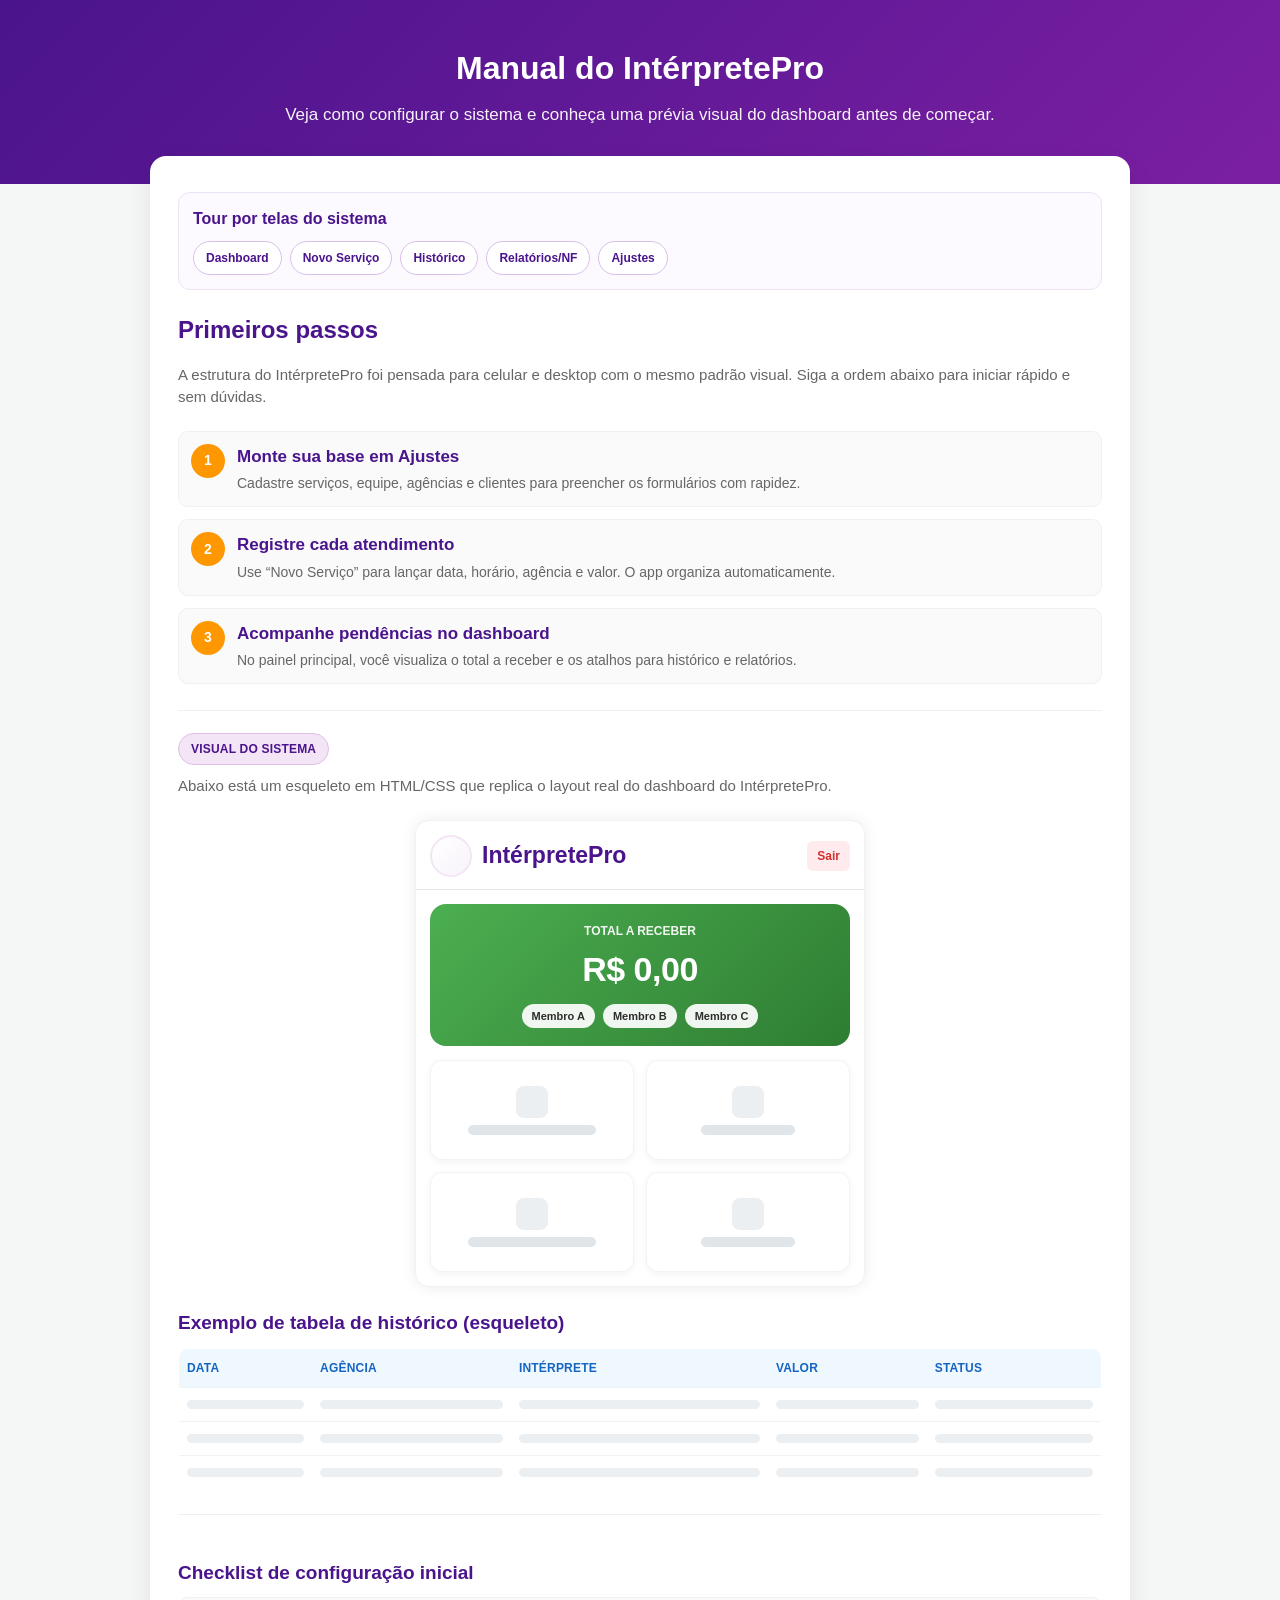
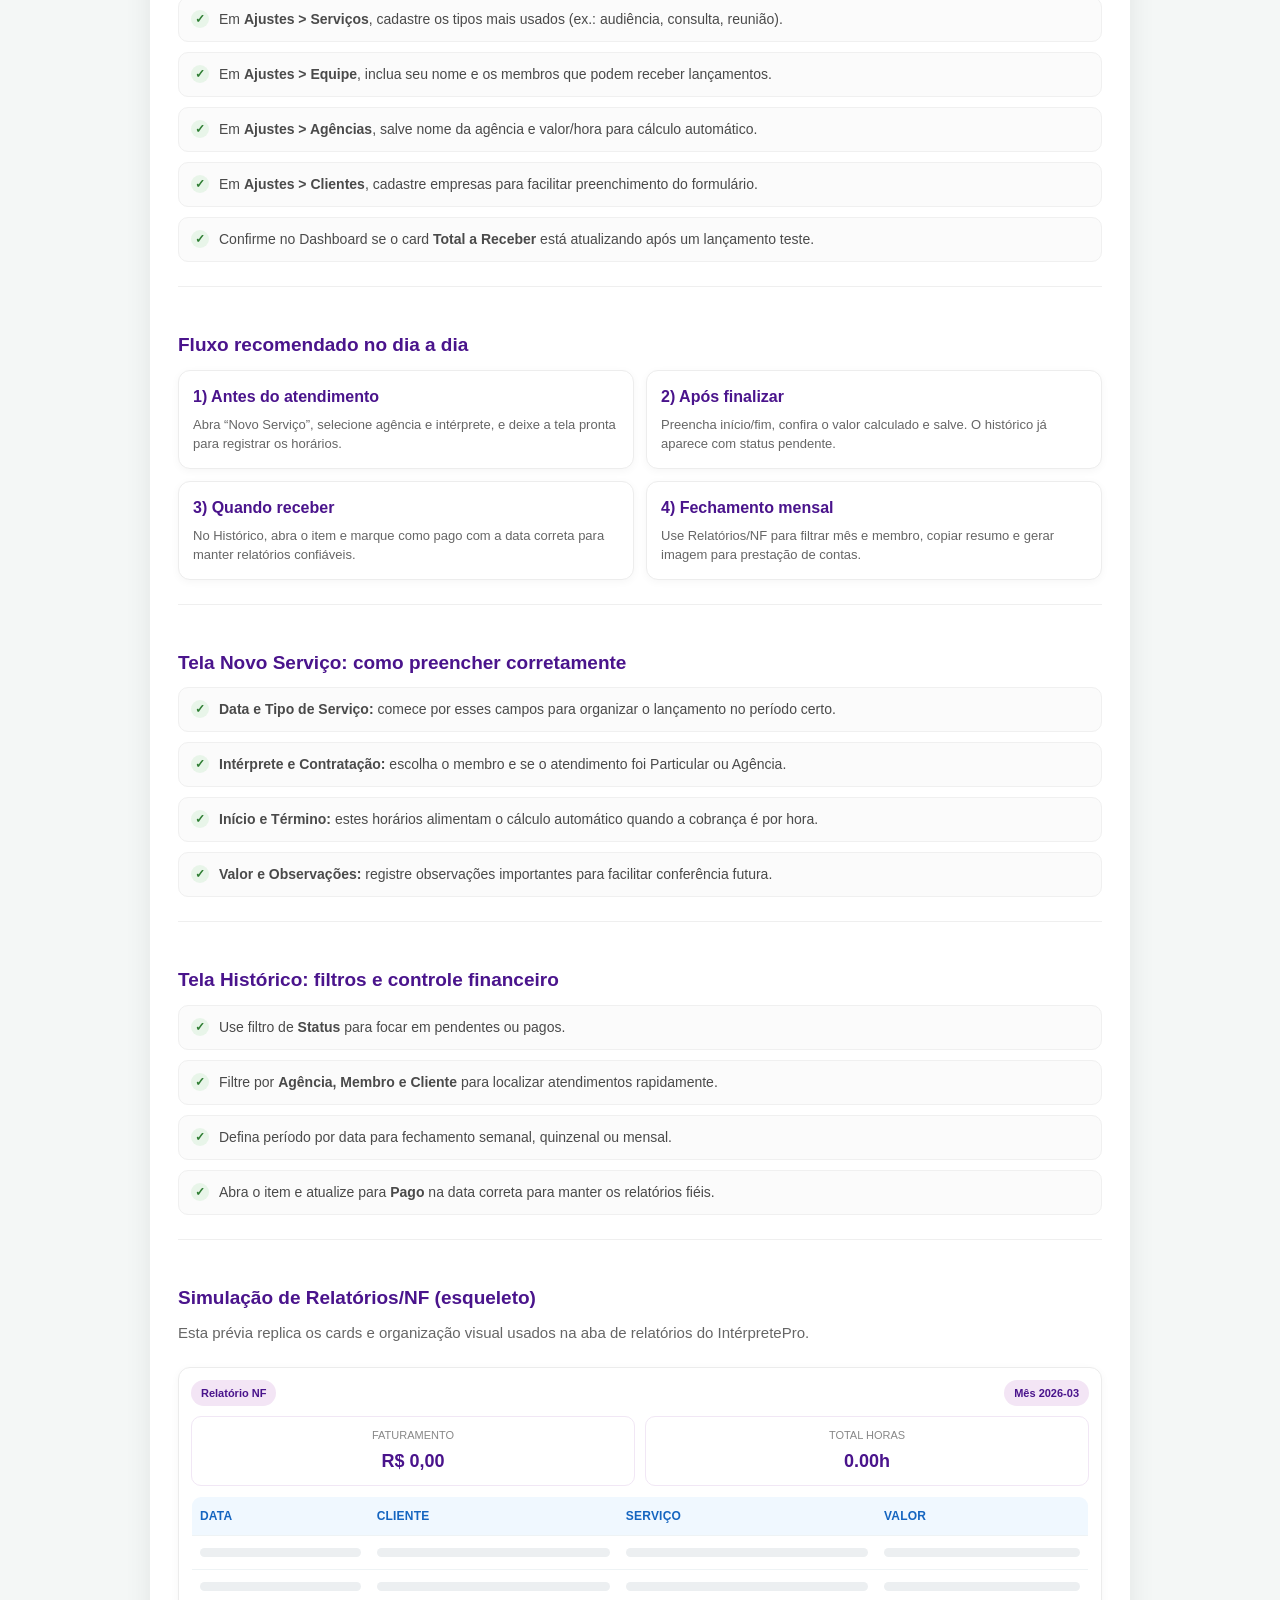
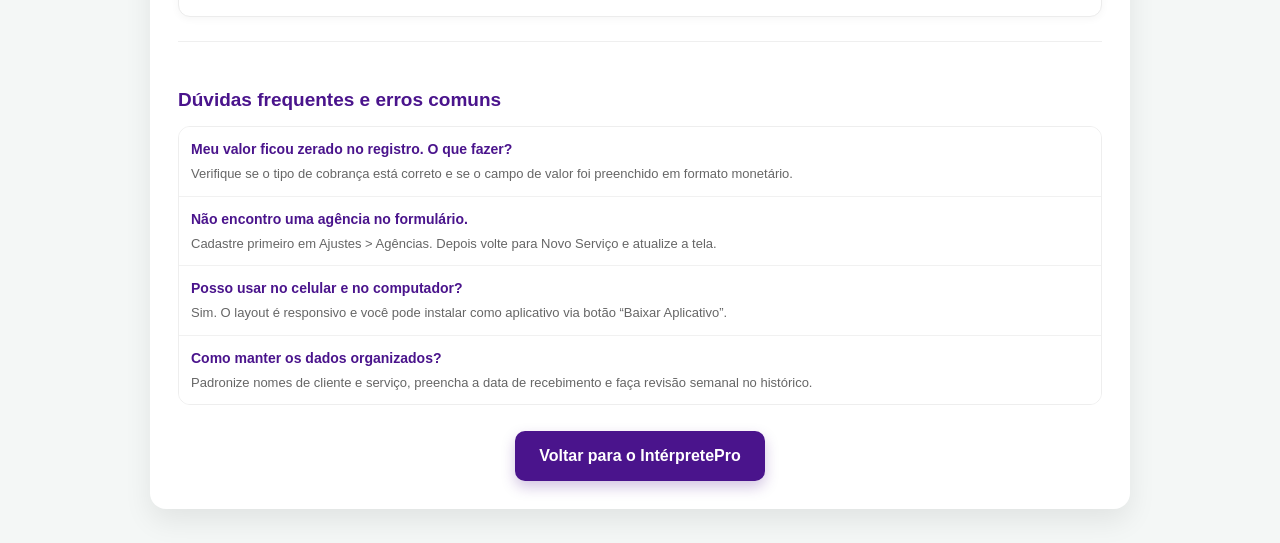
<file: como-funciona.html>
<!DOCTYPE html>
<html lang="pt-br">
<head>
  <meta charset="UTF-8">
  <meta name="viewport" content="width=device-width, initial-scale=1.0">
  <title>Como Funciona | IntérpretePro</title>

  <meta name="description" content="Descubra como configurar o IntérpretePro e veja um tour visual pelo aplicativo de gestão para intérpretes.">
  <meta property="og:type" content="website">
  <meta property="og:url" content="https://interpretepro.deab.com.br/como-funciona.html">
  <meta property="og:title" content="Como Funciona | IntérpretePro">
  <meta property="og:description" content="Descubra como configurar o IntérpretePro e veja um tour visual pelo aplicativo de gestão para intérpretes de LIBRAS.">
  <meta property="og:image" content="https://interpretepro.deab.com.br/logo.png">
  <meta property="og:image:width" content="500">
  <meta property="og:image:height" content="500">
  <meta name="twitter:card" content="summary_large_image">
  <meta name="twitter:image" content="https://interpretepro.deab.com.br/logo.png">
  
  <style>
    :root {
      --roxo: #4a148c;
      --roxo-claro: #f3e5f5;
      --laranja: #FF9800;
      --verde: #2E7D32;
      --texto: #333;
      --texto-sec: #666;
      --borda: #e6e6e6;
      --bg: #f4f7f6;
      --card: #ffffff;
    }

    * {
      box-sizing: border-box;
    }

    body {
      margin: 0;
      font-family: "Segoe UI", Tahoma, Geneva, Verdana, sans-serif;
      background: var(--bg);
      color: var(--texto);
      line-height: 1.5;
      scroll-behavior: smooth;
    }

    .topo {
      background: linear-gradient(135deg, var(--roxo), #7b1fa2);
      color: #fff;
      padding: 44px 20px 56px;
      text-align: center;
    }

    .topo h1 {
      margin: 0 0 10px;
      font-size: 32px;
      font-weight: 900;
    }

    .topo p {
      margin: 0 auto;
      max-width: 720px;
      font-size: 17px;
      opacity: 0.95;
    }

    .wrap {
      width: min(980px, 94%);
      margin: -28px auto 34px;
      background: var(--card);
      border-radius: 16px;
      box-shadow: 0 12px 28px rgba(0, 0, 0, 0.08);
      padding: 28px;
    }

    .secao-titulo {
      margin: 0 0 16px;
      color: var(--roxo);
      font-size: 24px;
      font-weight: 900;
    }

    .lead {
      margin: 0 0 22px;
      color: var(--texto-sec);
      font-size: 15px;
    }

    .etapas {
      display: grid;
      gap: 12px;
      margin-bottom: 26px;
    }

    .etapa {
      display: grid;
      grid-template-columns: 34px 1fr;
      gap: 12px;
      align-items: start;
      background: #fafafa;
      border: 1px solid #f0f0f0;
      border-radius: 10px;
      padding: 12px;
    }

    .etapa-num {
      width: 34px;
      height: 34px;
      border-radius: 50%;
      background: var(--laranja);
      color: #fff;
      display: grid;
      place-items: center;
      font-weight: 800;
      font-size: 14px;
    }

    .etapa h3 {
      margin: 0 0 4px;
      color: var(--roxo);
      font-size: 17px;
    }

    .etapa p {
      margin: 0;
      color: var(--texto-sec);
      font-size: 14px;
    }

    .manual-area {
      margin-top: 18px;
      border-top: 1px solid #efefef;
      padding-top: 22px;
    }

    .manual-label {
      margin: 0 0 10px;
      display: inline-block;
      background: var(--roxo-claro);
      color: var(--roxo);
      border: 1px solid #e1bee7;
      border-radius: 999px;
      padding: 6px 12px;
      font-size: 12px;
      font-weight: 800;
      letter-spacing: 0.2px;
      text-transform: uppercase;
    }

    .tour {
      margin: 8px 0 22px;
      padding: 14px;
      border: 1px solid #ece2f3;
      background: #fcf9ff;
      border-radius: 12px;
    }

    .tour h3 {
      margin: 0 0 10px;
      color: var(--roxo);
      font-size: 16px;
    }

    .tour-links {
      display: flex;
      flex-wrap: wrap;
      gap: 8px;
    }

    .tour-links a {
      text-decoration: none;
      color: var(--roxo);
      border: 1px solid #d9c0eb;
      background: #fff;
      border-radius: 999px;
      padding: 7px 12px;
      font-size: 12px;
      font-weight: 800;
      transition: 0.2s;
    }

    .tour-links a:hover {
      background: var(--roxo);
      color: #fff;
      border-color: var(--roxo);
    }

    /* Mock visual do app (esqueleto) */
    .app-mock {
      max-width: 450px;
      margin: 8px auto 0;
      border-radius: 14px;
      background: #fff;
      box-shadow: 0 0 15px rgba(0, 0, 0, 0.08);
      border: 1px solid #f2f2f2;
      overflow: hidden;
    }

    .mock-header {
      display: flex;
      align-items: center;
      justify-content: space-between;
      gap: 12px;
      padding: 14px 14px 12px;
      border-bottom: 1px solid var(--borda);
    }

    .mock-brand {
      display: flex;
      align-items: center;
      gap: 10px;
    }

    .mock-logo {
      width: 42px;
      height: 42px;
      border-radius: 50%;
      border: 2px solid var(--roxo-claro);
      background: linear-gradient(135deg, #fff, #f8f3fb);
    }

    .mock-brand-text {
      font-size: 23px;
      font-weight: 900;
      color: var(--roxo);
    }

    .mock-logout {
      background: #ffebee;
      color: #d32f2f;
      font-size: 12px;
      font-weight: 700;
      padding: 6px 10px;
      border-radius: 6px;
    }

    .mock-main {
      padding: 14px;
    }

    .mock-dash {
      background: linear-gradient(135deg, #4CAF50, #2E7D32);
      border-radius: 16px;
      color: #fff;
      text-align: center;
      padding: 18px 14px;
    }

    .mock-dash small {
      display: block;
      font-size: 12px;
      opacity: 0.92;
      text-transform: uppercase;
      font-weight: 700;
    }

    .mock-dash strong {
      display: block;
      margin-top: 4px;
      font-size: 34px;
      font-weight: 900;
      letter-spacing: -0.5px;
    }

    .mock-tags {
      margin-top: 9px;
      display: flex;
      justify-content: center;
      gap: 8px;
      flex-wrap: wrap;
    }

    .mock-tag {
      background: rgba(255, 255, 255, 0.92);
      color: #2d2d2d;
      border-radius: 16px;
      font-size: 11px;
      padding: 4px 10px;
      font-weight: 700;
    }

    .mock-menu {
      margin-top: 14px;
      display: grid;
      grid-template-columns: 1fr 1fr;
      gap: 12px;
    }

    .mock-btn {
      background: #fff;
      border: none;
      border-radius: 12px;
      box-shadow: 0 2px 8px rgba(0, 0, 0, 0.05);
      min-height: 100px;
      padding: 12px 10px;
      text-align: center;
      border: 1px solid #f3f3f3;
      display: flex;
      flex-direction: column;
      align-items: center;
      justify-content: center;
      gap: 7px;
    }

    .mock-icon {
      width: 32px;
      height: 32px;
      border-radius: 8px;
      background: #eceff1;
    }

    .mock-text {
      height: 10px;
      border-radius: 6px;
      background: #dfe5e8;
      width: 70%;
    }

    .mock-text.short {
      width: 52%;
    }

    .manual-sub {
      margin: 22px 0 10px;
      color: var(--roxo);
      font-size: 19px;
      font-weight: 800;
    }

    .tabela-mock {
      width: 100%;
      border-collapse: collapse;
      overflow: hidden;
      border-radius: 10px;
      border: 1px solid #e8eef1;
    }

    .tabela-mock th {
      text-align: left;
      background: #f0f8ff;
      color: #1565c0;
      font-size: 12px;
      padding: 10px 8px;
      text-transform: uppercase;
      letter-spacing: 0.2px;
    }

    .tabela-mock td {
      border-top: 1px solid #eef3f5;
      padding: 10px 8px;
      height: 34px;
    }

    .linha-esqueleto {
      width: 100%;
      height: 9px;
      border-radius: 6px;
      background: #eceff1;
    }

    .bloco {
      margin-top: 24px;
      border-top: 1px solid #efefef;
      padding-top: 22px;
      scroll-margin-top: 20px;
    }

    .checklist {
      display: grid;
      gap: 10px;
      margin: 0;
      padding: 0;
      list-style: none;
    }

    .checklist li {
      display: flex;
      gap: 10px;
      align-items: start;
      background: #fbfbfb;
      border: 1px solid #f0f0f0;
      border-radius: 10px;
      padding: 11px 12px;
      color: #4a4a4a;
      font-size: 14px;
    }

    .check {
      margin-top: 1px;
      width: 18px;
      height: 18px;
      border-radius: 50%;
      background: #e8f5e9;
      color: var(--verde);
      display: grid;
      place-items: center;
      font-size: 12px;
      font-weight: 900;
      flex-shrink: 0;
    }

    .fluxo-grid {
      display: grid;
      grid-template-columns: 1fr 1fr;
      gap: 12px;
    }

    .fluxo-card {
      background: #fff;
      border: 1px solid #ededed;
      border-radius: 12px;
      padding: 14px;
      box-shadow: 0 2px 8px rgba(0, 0, 0, 0.04);
    }

    .fluxo-card h4 {
      margin: 0 0 6px;
      color: var(--roxo);
      font-size: 16px;
    }

    .fluxo-card p {
      margin: 0;
      color: var(--texto-sec);
      font-size: 13px;
    }

    .mock-relatorio {
      margin-top: 10px;
      border: 1px solid #ececec;
      border-radius: 12px;
      padding: 12px;
      background: #fff;
      box-shadow: 0 2px 8px rgba(0, 0, 0, 0.04);
    }

    .mock-rel-head {
      display: flex;
      justify-content: space-between;
      align-items: center;
      margin-bottom: 10px;
      gap: 10px;
    }

    .mock-pill {
      background: #f3e5f5;
      color: var(--roxo);
      border-radius: 999px;
      padding: 5px 10px;
      font-size: 11px;
      font-weight: 800;
    }

    .mock-stats {
      display: grid;
      grid-template-columns: 1fr 1fr;
      gap: 10px;
      margin-bottom: 10px;
    }

    .mock-stat {
      border: 1px solid #f1e7f5;
      border-radius: 10px;
      padding: 10px;
      background: #fff;
      text-align: center;
    }

    .mock-stat span {
      display: block;
      font-size: 11px;
      color: #888;
      text-transform: uppercase;
    }

    .mock-stat strong {
      display: block;
      margin-top: 4px;
      color: var(--roxo);
      font-size: 18px;
    }

    .faq {
      margin-top: 12px;
      border: 1px solid #eeeeee;
      border-radius: 12px;
      overflow: hidden;
    }

    .faq-item {
      padding: 12px;
      border-bottom: 1px solid #f1f1f1;
      background: #fff;
    }

    .faq-item:last-child {
      border-bottom: none;
    }

    .faq-item strong {
      color: var(--roxo);
      display: block;
      margin-bottom: 4px;
      font-size: 14px;
    }

    .faq-item p {
      margin: 0;
      color: var(--texto-sec);
      font-size: 13px;
    }

    .cta {
      text-align: center;
      margin-top: 26px;
    }

    .btn-voltar {
      display: inline-block;
      text-decoration: none;
      background: var(--roxo);
      color: #fff;
      font-weight: 800;
      padding: 13px 24px;
      border-radius: 10px;
      box-shadow: 0 6px 14px rgba(74, 20, 140, 0.25);
    }

    @media (max-width: 700px) {
      .topo {
        padding: 36px 16px 50px;
      }

      .topo h1 {
        font-size: 27px;
      }

      .wrap {
        width: 100%;
        margin: -20px auto 0;
        border-radius: 0;
        padding: 20px 16px 30px;
      }

      .mock-brand-text {
        font-size: 20px;
      }

      .fluxo-grid {
        grid-template-columns: 1fr;
      }
    }
  </style>
</head>
<body>
  <header class="topo">
    <h1>Manual do IntérpretePro</h1>
    <p>Veja como configurar o sistema e conheça uma prévia visual do dashboard antes de começar.</p>
  </header>

  <main class="wrap">
    <nav class="tour" aria-label="Tour por telas">
      <h3>Tour por telas do sistema</h3>
      <div class="tour-links">
        <a href="#tela-dashboard">Dashboard</a>
        <a href="#tela-novo-servico">Novo Serviço</a>
        <a href="#tela-historico">Histórico</a>
        <a href="#tela-relatorios">Relatórios/NF</a>
        <a href="#tela-ajustes">Ajustes</a>
      </div>
    </nav>

    <h2 class="secao-titulo">Primeiros passos</h2>
    <p class="lead">
      A estrutura do IntérpretePro foi pensada para celular e desktop com o mesmo padrão visual.
      Siga a ordem abaixo para iniciar rápido e sem dúvidas.
    </p>

    <section class="etapas" aria-label="Etapas de configuração">
      <article class="etapa">
        <div class="etapa-num">1</div>
        <div>
          <h3>Monte sua base em Ajustes</h3>
          <p>Cadastre serviços, equipe, agências e clientes para preencher os formulários com rapidez.</p>
        </div>
      </article>
      <article class="etapa">
        <div class="etapa-num">2</div>
        <div>
          <h3>Registre cada atendimento</h3>
          <p>Use “Novo Serviço” para lançar data, horário, agência e valor. O app organiza automaticamente.</p>
        </div>
      </article>
      <article class="etapa">
        <div class="etapa-num">3</div>
        <div>
          <h3>Acompanhe pendências no dashboard</h3>
          <p>No painel principal, você visualiza o total a receber e os atalhos para histórico e relatórios.</p>
        </div>
      </article>
    </section>

    <section class="manual-area" id="tela-dashboard" aria-label="Simulação visual do dashboard">
      <span class="manual-label">Visual do sistema</span>
      <p class="lead">Abaixo está um esqueleto em HTML/CSS que replica o layout real do dashboard do IntérpretePro.</p>

      <div class="app-mock">
        <div class="mock-header">
          <div class="mock-brand">
            <div class="mock-logo"></div>
            <span class="mock-brand-text">IntérpretePro</span>
          </div>
          <span class="mock-logout">Sair</span>
        </div>

        <div class="mock-main">
          <div class="mock-dash">
            <small>Total a Receber</small>
            <strong>R$ 0,00</strong>
            <div class="mock-tags">
              <span class="mock-tag">Membro A</span>
              <span class="mock-tag">Membro B</span>
              <span class="mock-tag">Membro C</span>
            </div>
          </div>

          <div class="mock-menu">
            <div class="mock-btn">
              <div class="mock-icon"></div>
              <div class="mock-text"></div>
            </div>
            <div class="mock-btn">
              <div class="mock-icon"></div>
              <div class="mock-text short"></div>
            </div>
            <div class="mock-btn">
              <div class="mock-icon"></div>
              <div class="mock-text"></div>
            </div>
            <div class="mock-btn">
              <div class="mock-icon"></div>
              <div class="mock-text short"></div>
            </div>
          </div>
        </div>
      </div>

      <h3 class="manual-sub">Exemplo de tabela de histórico (esqueleto)</h3>
      <table class="tabela-mock" aria-label="Tabela visual de histórico">
        <thead>
          <tr>
            <th>Data</th>
            <th>Agência</th>
            <th>Intérprete</th>
            <th>Valor</th>
            <th>Status</th>
          </tr>
        </thead>
        <tbody>
          <tr>
            <td><div class="linha-esqueleto"></div></td>
            <td><div class="linha-esqueleto"></div></td>
            <td><div class="linha-esqueleto"></div></td>
            <td><div class="linha-esqueleto"></div></td>
            <td><div class="linha-esqueleto"></div></td>
          </tr>
          <tr>
            <td><div class="linha-esqueleto"></div></td>
            <td><div class="linha-esqueleto"></div></td>
            <td><div class="linha-esqueleto"></div></td>
            <td><div class="linha-esqueleto"></div></td>
            <td><div class="linha-esqueleto"></div></td>
          </tr>
          <tr>
            <td><div class="linha-esqueleto"></div></td>
            <td><div class="linha-esqueleto"></div></td>
            <td><div class="linha-esqueleto"></div></td>
            <td><div class="linha-esqueleto"></div></td>
            <td><div class="linha-esqueleto"></div></td>
          </tr>
        </tbody>
      </table>
    </section>

    <section class="bloco" id="tela-ajustes" aria-label="Checklist de configuração inicial">
      <h3 class="manual-sub">Checklist de configuração inicial</h3>
      <ul class="checklist">
        <li><span class="check">✓</span><span>Em <strong>Ajustes &gt; Serviços</strong>, cadastre os tipos mais usados (ex.: audiência, consulta, reunião).</span></li>
        <li><span class="check">✓</span><span>Em <strong>Ajustes &gt; Equipe</strong>, inclua seu nome e os membros que podem receber lançamentos.</span></li>
        <li><span class="check">✓</span><span>Em <strong>Ajustes &gt; Agências</strong>, salve nome da agência e valor/hora para cálculo automático.</span></li>
        <li><span class="check">✓</span><span>Em <strong>Ajustes &gt; Clientes</strong>, cadastre empresas para facilitar preenchimento do formulário.</span></li>
        <li><span class="check">✓</span><span>Confirme no Dashboard se o card <strong>Total a Receber</strong> está atualizando após um lançamento teste.</span></li>
      </ul>
    </section>

    <section class="bloco" aria-label="Fluxo de uso diário">
      <h3 class="manual-sub">Fluxo recomendado no dia a dia</h3>
      <div class="fluxo-grid">
        <article class="fluxo-card">
          <h4>1) Antes do atendimento</h4>
          <p>Abra “Novo Serviço”, selecione agência e intérprete, e deixe a tela pronta para registrar os horários.</p>
        </article>
        <article class="fluxo-card">
          <h4>2) Após finalizar</h4>
          <p>Preencha início/fim, confira o valor calculado e salve. O histórico já aparece com status pendente.</p>
        </article>
        <article class="fluxo-card">
          <h4>3) Quando receber</h4>
          <p>No Histórico, abra o item e marque como pago com a data correta para manter relatórios confiáveis.</p>
        </article>
        <article class="fluxo-card">
          <h4>4) Fechamento mensal</h4>
          <p>Use Relatórios/NF para filtrar mês e membro, copiar resumo e gerar imagem para prestação de contas.</p>
        </article>
      </div>
    </section>

    <section class="bloco" id="tela-novo-servico" aria-label="Guia da tela Novo Serviço">
      <h3 class="manual-sub">Tela Novo Serviço: como preencher corretamente</h3>
      <ul class="checklist">
        <li><span class="check">✓</span><span><strong>Data e Tipo de Serviço:</strong> comece por esses campos para organizar o lançamento no período certo.</span></li>
        <li><span class="check">✓</span><span><strong>Intérprete e Contratação:</strong> escolha o membro e se o atendimento foi Particular ou Agência.</span></li>
        <li><span class="check">✓</span><span><strong>Início e Término:</strong> estes horários alimentam o cálculo automático quando a cobrança é por hora.</span></li>
        <li><span class="check">✓</span><span><strong>Valor e Observações:</strong> registre observações importantes para facilitar conferência futura.</span></li>
      </ul>
    </section>

    <section class="bloco" id="tela-historico" aria-label="Guia da tela Histórico">
      <h3 class="manual-sub">Tela Histórico: filtros e controle financeiro</h3>
      <ul class="checklist">
        <li><span class="check">✓</span><span>Use filtro de <strong>Status</strong> para focar em pendentes ou pagos.</span></li>
        <li><span class="check">✓</span><span>Filtre por <strong>Agência, Membro e Cliente</strong> para localizar atendimentos rapidamente.</span></li>
        <li><span class="check">✓</span><span>Defina período por data para fechamento semanal, quinzenal ou mensal.</span></li>
        <li><span class="check">✓</span><span>Abra o item e atualize para <strong>Pago</strong> na data correta para manter os relatórios fiéis.</span></li>
      </ul>
    </section>

    <section class="bloco" id="tela-relatorios" aria-label="Simulação da área de relatórios">
      <h3 class="manual-sub">Simulação de Relatórios/NF (esqueleto)</h3>
      <p class="lead">Esta prévia replica os cards e organização visual usados na aba de relatórios do IntérpretePro.</p>

      <div class="mock-relatorio">
        <div class="mock-rel-head">
          <span class="mock-pill">Relatório NF</span>
          <span class="mock-pill">Mês 2026-03</span>
        </div>

        <div class="mock-stats">
          <div class="mock-stat">
            <span>Faturamento</span>
            <strong>R$ 0,00</strong>
          </div>
          <div class="mock-stat">
            <span>Total Horas</span>
            <strong>0.00h</strong>
          </div>
        </div>

        <table class="tabela-mock" aria-label="Tabela visual de relatório">
          <thead>
            <tr>
              <th>Data</th>
              <th>Cliente</th>
              <th>Serviço</th>
              <th>Valor</th>
            </tr>
          </thead>
          <tbody>
            <tr>
              <td><div class="linha-esqueleto"></div></td>
              <td><div class="linha-esqueleto"></div></td>
              <td><div class="linha-esqueleto"></div></td>
              <td><div class="linha-esqueleto"></div></td>
            </tr>
            <tr>
              <td><div class="linha-esqueleto"></div></td>
              <td><div class="linha-esqueleto"></div></td>
              <td><div class="linha-esqueleto"></div></td>
              <td><div class="linha-esqueleto"></div></td>
            </tr>
          </tbody>
        </table>
      </div>
    </section>

    <section class="bloco" aria-label="Dúvidas frequentes e erros comuns">
      <h3 class="manual-sub">Dúvidas frequentes e erros comuns</h3>
      <div class="faq">
        <div class="faq-item">
          <strong>Meu valor ficou zerado no registro. O que fazer?</strong>
          <p>Verifique se o tipo de cobrança está correto e se o campo de valor foi preenchido em formato monetário.</p>
        </div>
        <div class="faq-item">
          <strong>Não encontro uma agência no formulário.</strong>
          <p>Cadastre primeiro em Ajustes &gt; Agências. Depois volte para Novo Serviço e atualize a tela.</p>
        </div>
        <div class="faq-item">
          <strong>Posso usar no celular e no computador?</strong>
          <p>Sim. O layout é responsivo e você pode instalar como aplicativo via botão “Baixar Aplicativo”.</p>
        </div>
        <div class="faq-item">
          <strong>Como manter os dados organizados?</strong>
          <p>Padronize nomes de cliente e serviço, preencha a data de recebimento e faça revisão semanal no histórico.</p>
        </div>
      </div>
    </section>

    <div class="cta">
      <a class="btn-voltar" href="index.html">Voltar para o IntérpretePro</a>
    </div>
  </main>
</body>
</html>
</file>
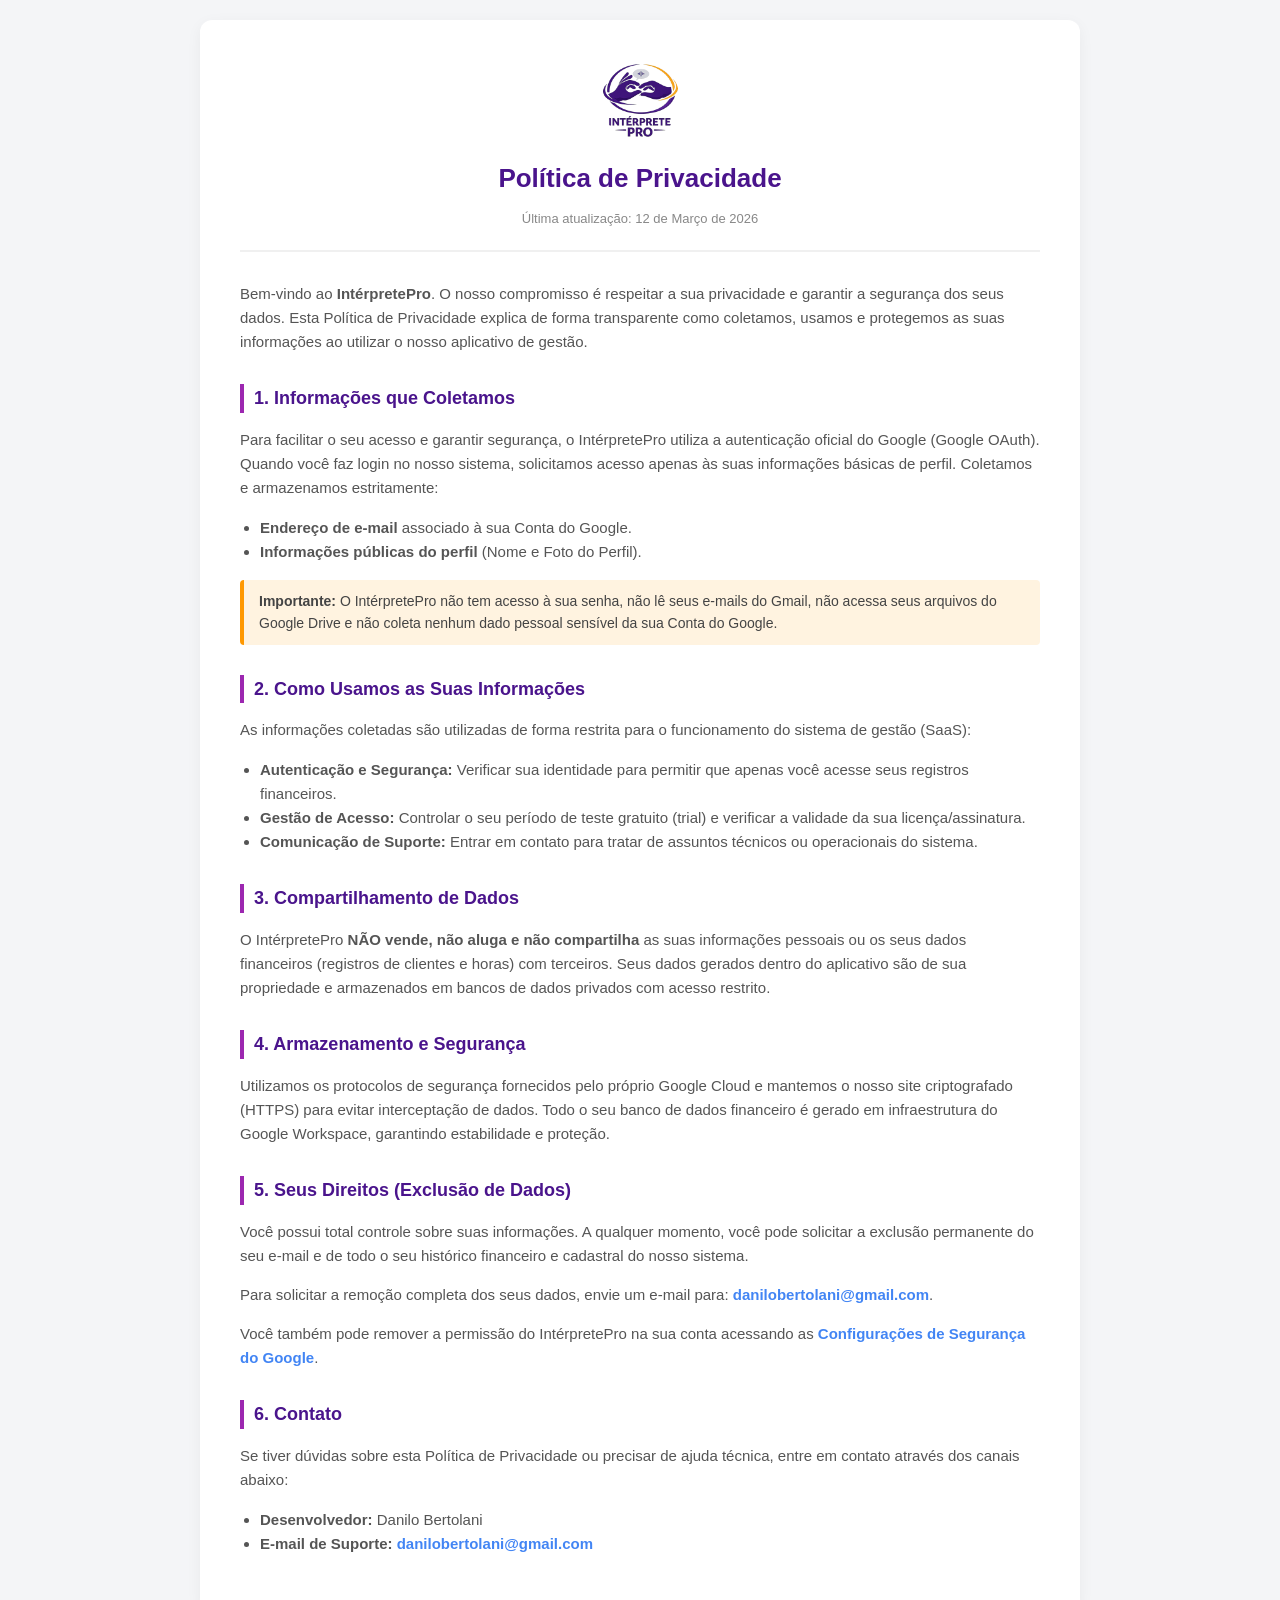
<file: privacidade.html>
<!DOCTYPE html>
<html lang="pt-BR">
<head>
    <meta charset="UTF-8">
    <meta name="viewport" content="width=device-width, initial-scale=1.0">
    <title>Política de Privacidade - IntérpretePro</title>
    <link rel="icon" type="image/png" href="logo.png">
    <style>
        body { 
            font-family: 'Segoe UI', Roboto, Helvetica, Arial, sans-serif; 
            line-height: 1.6; 
            color: #444; 
            background-color: #f4f5f7; 
            margin: 0; 
            padding: 20px; 
        }
        .container { 
            max-width: 800px; 
            margin: 0 auto; 
            background: #ffffff; 
            padding: 40px; 
            border-radius: 12px; 
            box-shadow: 0 4px 15px rgba(0,0,0,0.05); 
        }
        .header {
            text-align: center;
            margin-bottom: 30px;
            border-bottom: 2px solid #f0f0f0;
            padding-bottom: 20px;
        }
        .header img {
            width: 80px;
            height: 80px;
            border-radius: 50%;
            object-fit: cover;
            margin-bottom: 10px;
        }
        h1 { 
            color: #4a148c; 
            font-size: 26px; 
            margin: 0 0 10px 0;
        }
        .data-atualizacao {
            font-size: 13px;
            color: #888;
        }
        h2 { 
            color: #4a148c; 
            font-size: 18px; 
            margin-top: 30px; 
            border-left: 4px solid #9c27b0;
            padding-left: 10px;
        }
        p, li { 
            font-size: 15px; 
            color: #555; 
        }
        ul { 
            padding-left: 20px; 
        }
        a { 
            color: #4285F4; 
            text-decoration: none; 
            font-weight: 600;
        }
        a:hover { 
            text-decoration: underline; 
        }
        .destaque {
            background-color: #fff3e0;
            border-left: 4px solid #ff9800;
            padding: 10px 15px;
            border-radius: 4px;
            font-size: 14px;
            margin: 15px 0;
        }
    </style>
</head>
<body>

    <div class="container">
        <div class="header">
            <img src="logo.png" alt="Logo IntérpretePro">
            <h1>Política de Privacidade</h1>
            <div class="data-atualizacao">Última atualização: 12 de Março de 2026</div>
        </div>

        <p>Bem-vindo ao <strong>IntérpretePro</strong>. O nosso compromisso é respeitar a sua privacidade e garantir a segurança dos seus dados. Esta Política de Privacidade explica de forma transparente como coletamos, usamos e protegemos as suas informações ao utilizar o nosso aplicativo de gestão.</p>

        <h2>1. Informações que Coletamos</h2>
        <p>Para facilitar o seu acesso e garantir segurança, o IntérpretePro utiliza a autenticação oficial do Google (Google OAuth). Quando você faz login no nosso sistema, solicitamos acesso apenas às suas informações básicas de perfil. Coletamos e armazenamos estritamente:</p>
        <ul>
            <li><strong>Endereço de e-mail</strong> associado à sua Conta do Google.</li>
            <li><strong>Informações públicas do perfil</strong> (Nome e Foto do Perfil).</li>
        </ul>
        
        <div class="destaque">
            <strong>Importante:</strong> O IntérpretePro não tem acesso à sua senha, não lê seus e-mails do Gmail, não acessa seus arquivos do Google Drive e não coleta nenhum dado pessoal sensível da sua Conta do Google.
        </div>

        <h2>2. Como Usamos as Suas Informações</h2>
        <p>As informações coletadas são utilizadas de forma restrita para o funcionamento do sistema de gestão (SaaS):</p>
        <ul>
            <li><strong>Autenticação e Segurança:</strong> Verificar sua identidade para permitir que apenas você acesse seus registros financeiros.</li>
            <li><strong>Gestão de Acesso:</strong> Controlar o seu período de teste gratuito (trial) e verificar a validade da sua licença/assinatura.</li>
            <li><strong>Comunicação de Suporte:</strong> Entrar em contato para tratar de assuntos técnicos ou operacionais do sistema.</li>
        </ul>

        <h2>3. Compartilhamento de Dados</h2>
        <p>O IntérpretePro <strong>NÃO vende, não aluga e não compartilha</strong> as suas informações pessoais ou os seus dados financeiros (registros de clientes e horas) com terceiros. Seus dados gerados dentro do aplicativo são de sua propriedade e armazenados em bancos de dados privados com acesso restrito.</p>

        <h2>4. Armazenamento e Segurança</h2>
        <p>Utilizamos os protocolos de segurança fornecidos pelo próprio Google Cloud e mantemos o nosso site criptografado (HTTPS) para evitar interceptação de dados. Todo o seu banco de dados financeiro é gerado em infraestrutura do Google Workspace, garantindo estabilidade e proteção.</p>

        <h2>5. Seus Direitos (Exclusão de Dados)</h2>
        <p>Você possui total controle sobre suas informações. A qualquer momento, você pode solicitar a exclusão permanente do seu e-mail e de todo o seu histórico financeiro e cadastral do nosso sistema.</p>
        <p>Para solicitar a remoção completa dos seus dados, envie um e-mail para: <a href="mailto:danilobertolani@gmail.com">danilobertolani@gmail.com</a>.</p>
        <p>Você também pode remover a permissão do IntérpretePro na sua conta acessando as <a href="https://myaccount.google.com/permissions" target="_blank">Configurações de Segurança do Google</a>.</p>

        <h2>6. Contato</h2>
        <p>Se tiver dúvidas sobre esta Política de Privacidade ou precisar de ajuda técnica, entre em contato através dos canais abaixo:</p>
        <ul>
            <li><strong>Desenvolvedor:</strong> Danilo Bertolani</li>
            <li><strong>E-mail de Suporte:</strong> <a href="mailto:danilobertolani@gmail.com">danilobertolani@gmail.com</a></li>
        </ul>
    </div>

</body>
</html>
</file>
